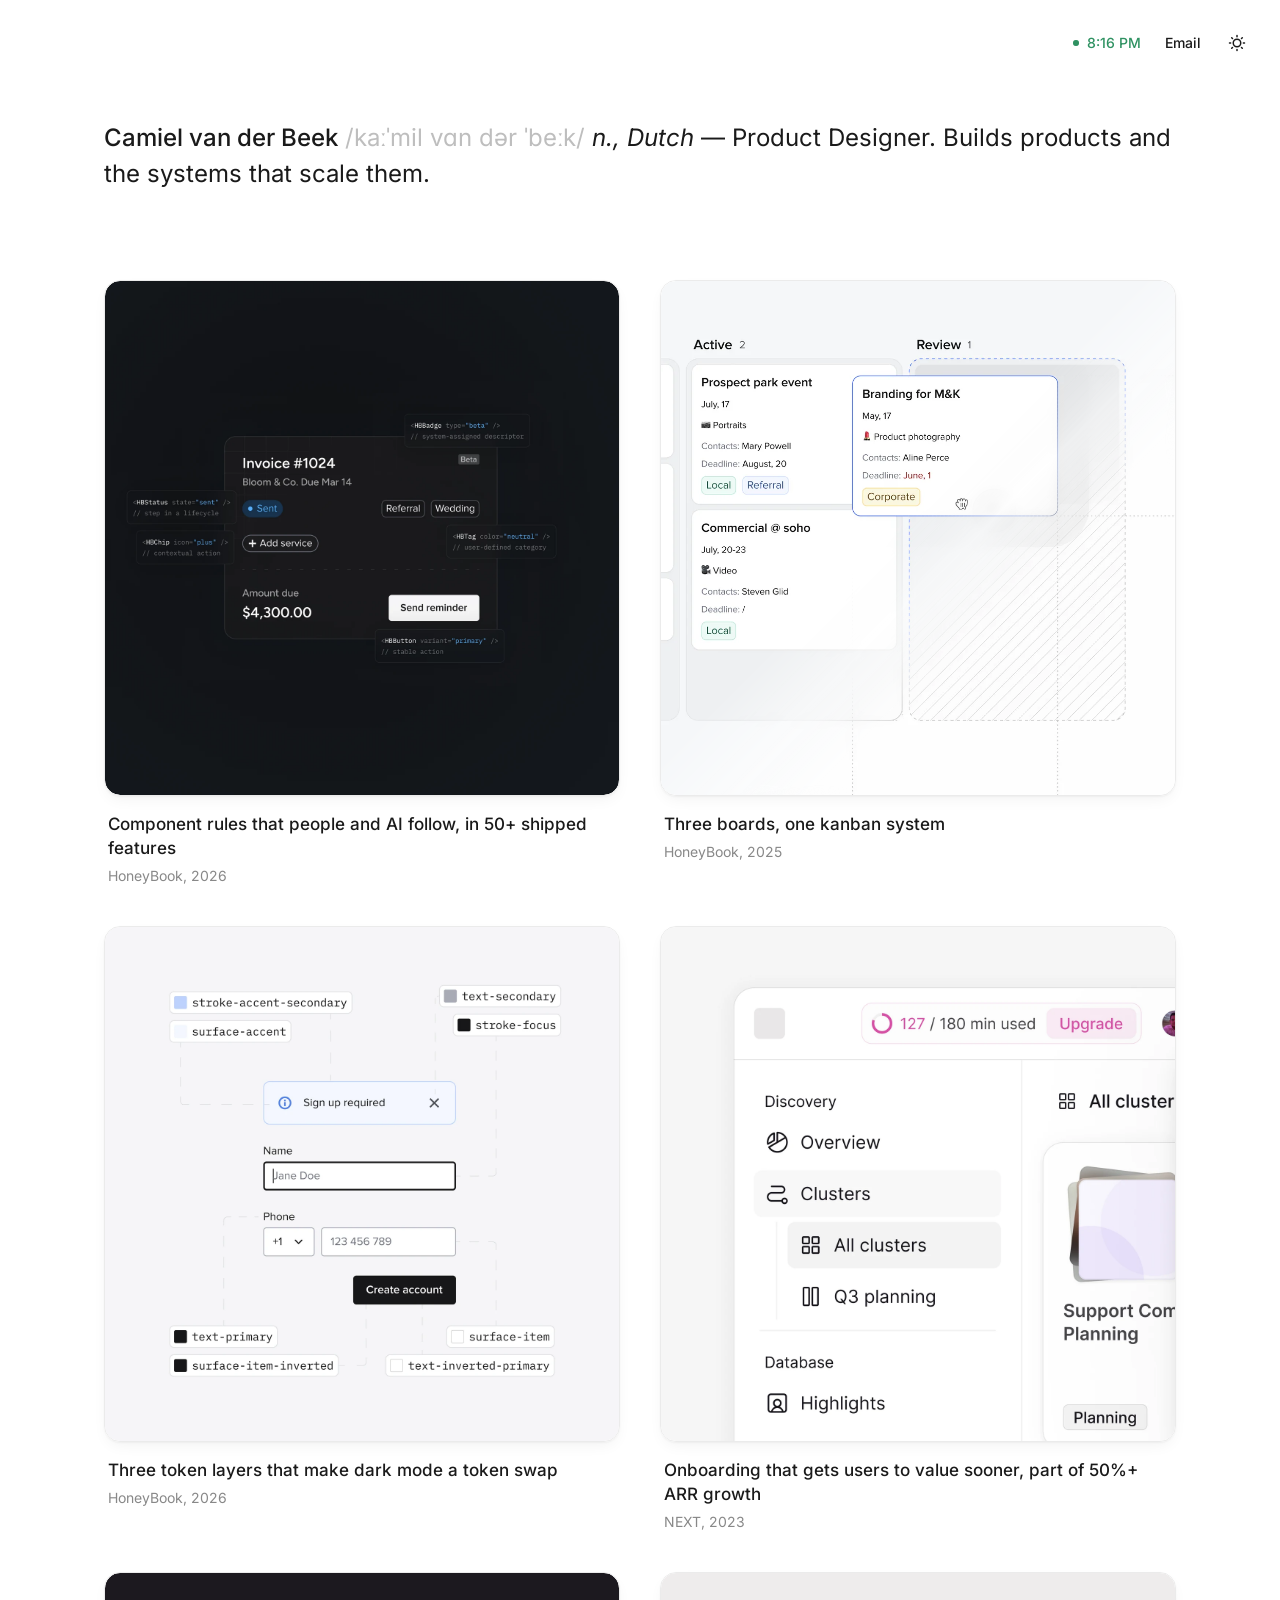
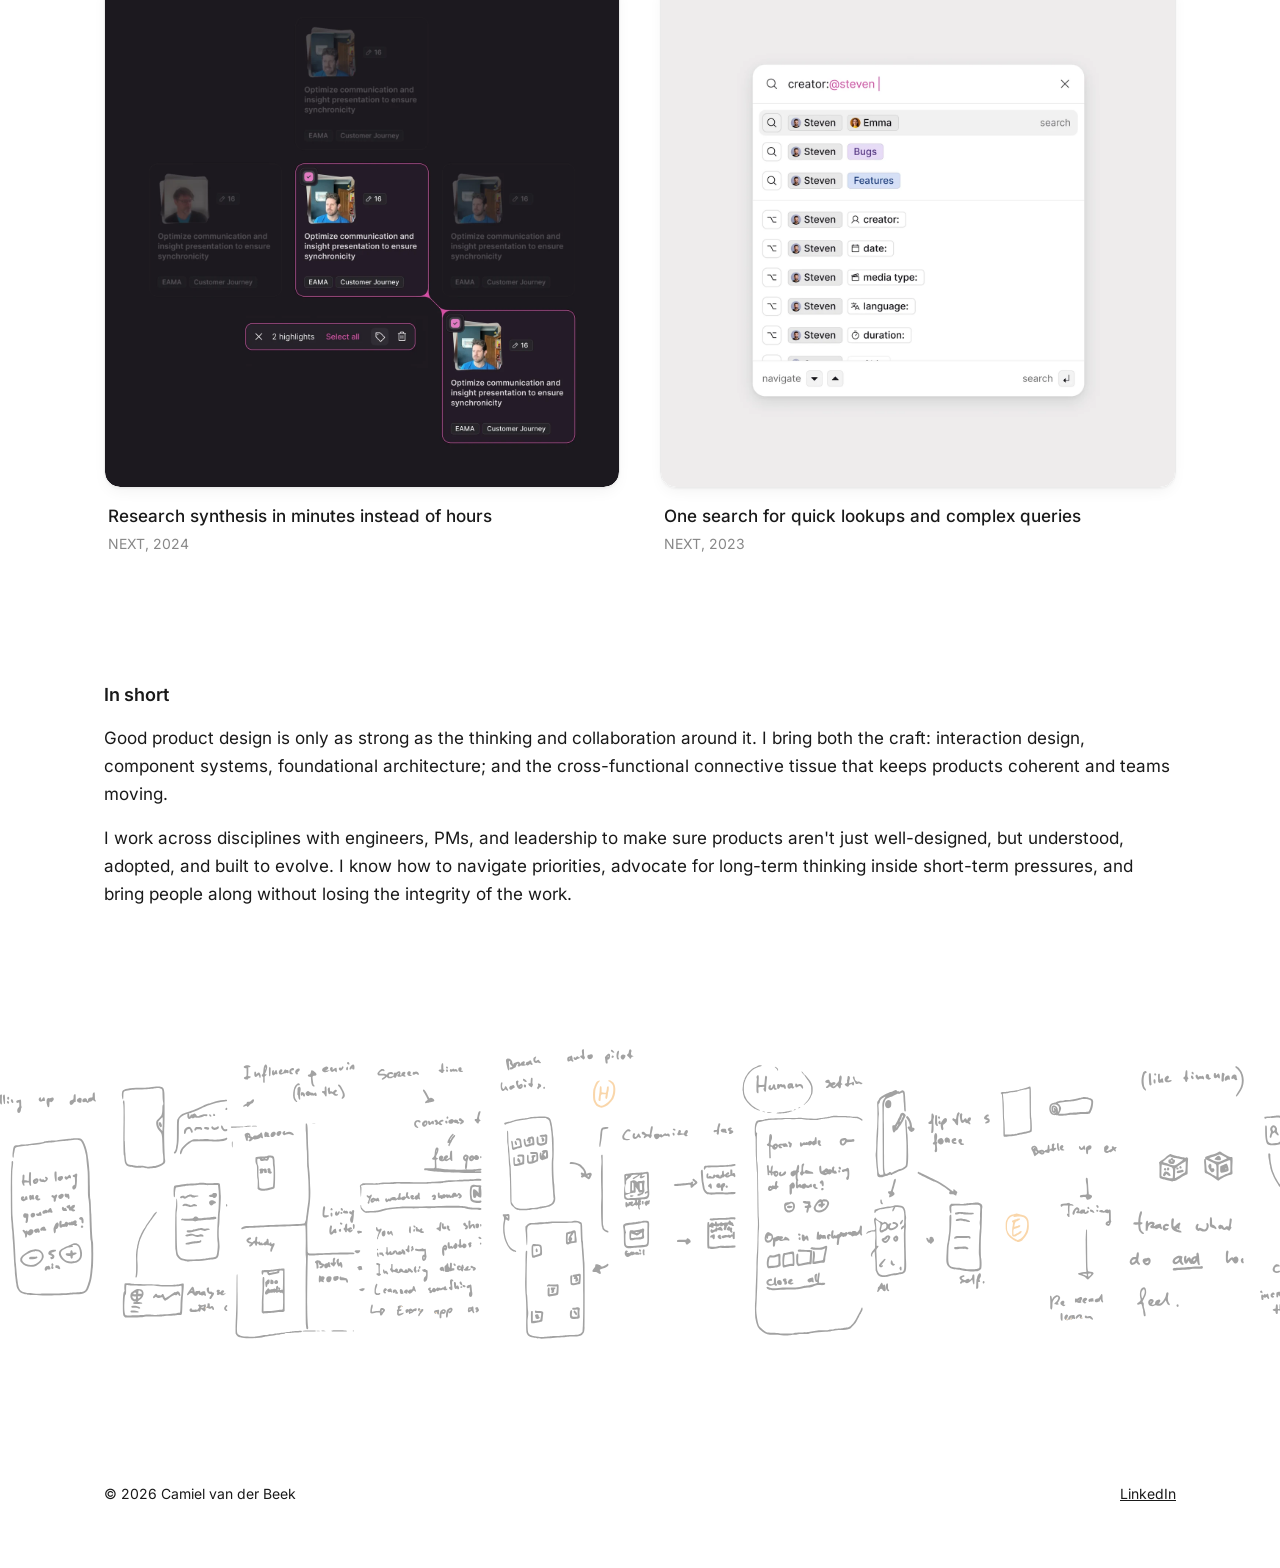
<file: index.html>
<!DOCTYPE html>
<html lang="en">
<head>
<meta charset="utf-8"/>
<title>Camiel van der Beek — Product Designer</title>
<meta content="Senior Product Designer with 7+ years shipping products and the systems that scale them. Interaction design, component systems, cross-functional craft." name="description"/>
<meta content="Camiel van der Beek — Product Designer" property="og:title"/>
<meta content="Senior Product Designer with 7+ years shipping products and the systems that scale them. Interaction design, component systems, cross-functional craft." property="og:description"/>
<meta content="Camiel van der Beek — Product Designer" property="twitter:title"/>
<meta content="Senior Product Designer with 7+ years shipping products and the systems that scale them. Interaction design, component systems, cross-functional craft." property="twitter:description"/>
<meta property="og:type" content="website"/>
<meta content="summary_large_image" name="twitter:card"/>
<meta content="width=device-width, initial-scale=1" name="viewport"/>
<script>
(() => {
  const storageKey = "camiel-theme";
  let theme = null;
  try {
    theme = window.localStorage.getItem(storageKey);
  } catch (error) {}
  if (theme !== "light" && theme !== "dark") {
    theme = window.matchMedia && window.matchMedia("(prefers-color-scheme: dark)").matches ? "dark" : "light";
  }
  document.documentElement.dataset.theme = theme;
})();
</script>
<link href="styles.css" rel="stylesheet" type="text/css"/>
<link href="custom.css" rel="stylesheet" type="text/css"/>
<link rel="icon" href="data:,"/>
</head>
<body class="core">
<nav class="glass-bar" aria-label="Site">
<div class="time">
<div class="dot">
</div>
<div class="local-time" title="Local time in Miami">Miami</div>
</div>
<a href="mailto:camielbeek@gmail.com" class="glass-bar-link">Email</a>
<button type="button" class="theme-toggle" data-theme-toggle aria-label="Theme: auto">
<span class="theme-toggle-icon" aria-hidden="true"></span>
</button>
</nav>
<section class="titlesection">
<h1 class="title">
<span class="title-bold">Camiel van der Beek</span> <span class="title-subtle">/kaːˈmil vɑn dər ˈbeːk/</span> <em>n., <span class="dutch-cursor">Dutch</span></em> — Product Designer. Builds products and the systems that scale them.
</h1>
</section>
<section id="work" class="work">
<div class="media-grid" data-portfolio-grid>
<ul class="work-fallback">
<li><strong>Component rules that people and AI follow, in 50+ shipped features</strong> — HoneyBook, 2026</li>
<li><strong>Three boards, one kanban system</strong> — HoneyBook, 2025</li>
<li><strong>Three token layers that make dark mode a token swap</strong> — HoneyBook, 2026</li>
<li><strong>Onboarding that gets users to value sooner, part of 50%+ ARR growth</strong> — NEXT, 2023</li>
<li><strong>Research synthesis in minutes instead of hours</strong> — NEXT, 2024</li>
<li><strong>One search for quick lookups and complex queries</strong> — NEXT, 2023</li>
</ul>
</div>
</section>
<section class="skills">
<h2 class="section-title">In short</h2>
<p class="skills-text">Good product design is only as strong as the thinking and collaboration around it. I bring both the craft: interaction design, component systems, foundational architecture; and the cross-functional connective tissue that keeps products coherent and teams moving.</p>
<p class="skills-text">I work across disciplines with engineers, PMs, and leadership to make sure products aren't just well-designed, but understood, adopted, and built to evolve. I know how to navigate priorities, advocate for long-term thinking inside short-term pressures, and bring people along without losing the integrity of the work.</p>
</section>
<div class="illustrations">
<div class="sketches" role="img" aria-label="Hand-drawn sketches of app screens and interface ideas"><span class="sketches-layer sketches-ink"></span><span class="sketches-layer sketches-accent"></span></div>
</div>
<section class="footer">
<div class="my-name">© <span data-current-year>2026</span> Camiel van der Beek<br/>
</div>
<a href="https://www.linkedin.com/in/camielvanderbeek/" target="_blank" class="footer-main-link">LinkedIn</a>
</section>
<figure class="modal-container">
<div class="modal modal-p">
<div class="modal-scrolling-container">
<img src="./images/honeybook-clear-roles.webp" alt="An invoice card built from HBUI components (status, tags, chip, badge and button), each annotated with its code and its role, such as “step in a lifecycle”." class="modal-hero" decoding="async" fetchpriority="low"/>
<h1 class="modal-header">Component rules that people and AI follow, in 50+ shipped features</h1>
<div class="modal-meta"><p class="modal-paragraph"><strong>HoneyBook · 2026 · Senior Product Designer, Design Systems</strong></p><p class="modal-paragraph"><strong>Team:</strong> me, another designer and 2 engineers · <strong>Timeline:</strong> 2026, ongoing · <strong>Outcome:</strong> the new way code ships at HoneyBook, with 50+ features built on the right components and counting.</p></div>
<h2 class="modal-subheader">The problem</h2>
<p class="modal-paragraph">Vibe coding changed who builds at HoneyBook. PMs prototype, designers open PRs, and LLMs generate UI. That changes what a design system is for: HBUI now serves people and AI alike, and both need it to be unambiguous.</p>
<p class="modal-paragraph">It wasn't. Across the library, components overlapped in look and purpose, with no written meaning behind them. Tags were the clearest example: they were used for categories, for filters and for statuses, and each of those behaves differently. The same-looking element did three jobs with three interactions. People used components interchangeably, and an LLM had no way to tell them apart, so it guessed, or reached for a public library instead.</p>
<h2 class="modal-subheader">Key decisions</h2>
<img src="./images/honeybook-component-examples.png" loading="lazy" alt="Five HBUI components side by side: a yellow Badge, a red Status with a dot, a removable Tag, a black Button with a plus icon, and a Chip with a dropdown arrow." class="modal-image"/>
<h3 class="modal-decision">1. Define components by meaning, not by look.</h3>
<p class="modal-paragraph">I mapped every overlapping component by purpose, usage and level of interaction, then gave each a distinct role and contract:</p>
<ul class="modal-list">
<li class="modal-paragraph">A <strong>Badge</strong> is a system-assigned descriptor.</li>
<li class="modal-paragraph">A <strong>Status</strong> is a step in a lifecycle.</li>
<li class="modal-paragraph">A <strong>Tag</strong> is a user-defined category.</li>
<li class="modal-paragraph">A <strong>Chip</strong> is a contextual action.</li>
<li class="modal-paragraph">A <strong>Button</strong> is a stable action.</li>
</ul>
<p class="modal-paragraph">Then we aligned the visuals to match, so each one still feels related but now signals its purpose.</p>
<p class="modal-paragraph"><em>Tradeoff:</em> many existing screens had to change to follow the new contracts. Tags became chips, badges or statuses, some badges became tags, and old "pills" became statuses or badges. Status got the most care, because in a CRM it carries the most weight.</p>
<h3 class="modal-decision">2. One source of truth, not two.</h3>
<p class="modal-paragraph">People rely on visuals and AI needs structured text. Writing every guideline twice would double the upkeep and let the two versions drift apart. Instead we restructured the guidelines as data, with one shared format that produces a Storybook page for people and a rules file for agents.</p>
<p class="modal-paragraph"><em>Tradeoff:</em> writing guidelines as structured data is slower than free-form docs. It pays off on every update after.</p>
<h3 class="modal-decision">3. A shared, plain-language vocabulary.</h3>
<p class="modal-paragraph">Rule writing is a human, messy process, even when the output has to be structured. We set ground rules for the writing itself: one vocabulary across components, patterns and guidelines, and images that point at the exact rule they illustrate. That keeps the system readable for anyone, however close they work to it.</p>
<h3 class="modal-decision">4. Accept that patterns don't all fit one shape.</h3>
<p class="modal-paragraph">Components have properties, and patterns have scenarios. They overlap enough to share a common format, but patterns differ heavily from each other. Forcing them into one template would have made the system brittle, so the format flexes where it has to.</p>
<h2 class="modal-subheader">Impact</h2>
<ul class="modal-list">
<li class="modal-paragraph"><strong>50+ features and counting</strong> have shipped on the right components. It's now the way code ships at HoneyBook.</li>
<li class="modal-paragraph"><strong>Every designer opens PRs now</strong>, building on the same rules as engineers and agents.</li>
<li class="modal-paragraph">Every ship includes checks against the rules. They rarely need to step in, because the design is already right.</li>
<li class="modal-paragraph">Fewer fixes are needed, and reviews are easier because the rules are clear.</li>
<li class="modal-paragraph">Generated code builds on HBUI instead of public libraries.</li>
</ul>
<h2 class="modal-subheader">What I learned</h2>
<p class="modal-paragraph">AI is here to stay, and so are systems. The work that made HBUI legible to agents (clear roles, plain language, one source of truth) is the same work that made it clearer for people. Systems are built around people, and human language outlasts any tool.</p>
</div>
<div class="iconbutton">
<svg class="icon-in-button" viewBox="0 0 24 24" fill="none" stroke="currentColor" stroke-width="2" stroke-linecap="round" stroke-linejoin="round" aria-hidden="true"><path d="M18.9991 19L5 5.00098"/><path d="M19 5L5.00092 18.999"/></svg>
</div>
</div>
<div class="modal modal-o">
<div class="modal-scrolling-container">
<img src="./images/honeybook-kanban-ui.webp" alt="A HoneyBook pipeline board with Active and Review columns. A project card, Branding for M&amp;K, is being dragged into the Review column, which is outlined as a drop target." class="modal-hero" decoding="async" fetchpriority="low"/>
<h1 class="modal-header">Three boards, one kanban system</h1>
<div class="modal-meta"><p class="modal-paragraph"><strong>HoneyBook · 2025 · Senior Product Designer</strong></p><p class="modal-paragraph"><strong>Team:</strong> me as the only designer, a PM, 1 engineer on the component and 2 on the product side · <strong>Timeline:</strong> 2025 · <strong>Outcome:</strong> the Pipeline was rebuilt with no custom one-offs, and any new board imports the same component from the library.</p></div>
<h2 class="modal-subheader">The problem</h2>
<p class="modal-paragraph">The Pipeline is home base for HoneyBook members, but it was an outdated table posing as a pipeline. Projects, contacts and tasks all needed a board, and each was owned by a different team with its own timeline and opinions on how a kanban should work.</p>
<p class="modal-paragraph">Without a shared model, every board would be built from scratch, and inconsistently. The challenge was finding enough common ground to build once, without flattening real differences between domains.</p>
<h2 class="modal-subheader">Key decisions</h2>
<h3 class="modal-decision">1. Columns are just a property.</h3>
<p class="modal-paragraph">Every domain was really visualizing a property value: a project's stage, a task's status, a lead's source. So I designed one system instead of three boards. Nearly any property can define the columns, and moving a card changes that value. Visual continuity keeps that clear while things move.</p>
<p class="modal-paragraph"><em>Tradeoff:</em> a generic model needs more upfront design than one bespoke board. It's why any new board can now import it straight from the library.</p>
<h3 class="modal-decision">2. Map card properties by behavior.</h3>
<p class="modal-paragraph">Cards hold both content and interactive parts. I mapped every card property by how it behaves, so interactive elements never clash with content, whichever domain fills the card.</p>
<h3 class="modal-decision">3. Design every interaction state up front.</h3>
<p class="modal-paragraph">Drag, bulk select, sort constraints and columns that can't accept an item were all designed before build, not discovered during QA. Sorting was the hardest. Without a sort, a card can drop anywhere. With a sort on, the card lands in a column and the column places it for you. To keep that smooth and continuous, the drag had to account for the sort, so the card settles where it belongs instead of jumping.</p>
<img src="./images/honeybook-kanban-visual.webp" loading="lazy" alt="Three kanban interaction states, labeled drag column, drag item, and drag item with sort constraint. In the last one, the whole column is outlined because the sort decides where the card lands." class="modal-image"/>
<h3 class="modal-decision">4. Defaults first, customization second.</h3>
<p class="modal-paragraph">Flexibility meant three things: sensible defaults for fast shipping, defined pillars for cross-domain coherence, and room for domain-specific content without breaking the system. Any card can be customized, but the design works best with system presets.</p>
<p class="modal-paragraph"><em>Tradeoff:</em> every team wanted its own actions in a more prominent spot, but that often clashed with behaviors every board shares, like selecting. We worked together on good in-betweens instead of one-off exceptions.</p>
<h2 class="modal-subheader">Impact</h2>
<ul class="modal-list">
<li class="modal-paragraph">The Pipeline was rebuilt on the system and shipped with <strong>no custom one-offs</strong> in the code.</li>
<li class="modal-paragraph">Members responded warmly.</li>
<li class="modal-paragraph">Any new board imports the same component from the library, so contacts, tasks and other domains can follow without new design or code.</li>
</ul>
<h2 class="modal-subheader">What I learned</h2>
<p class="modal-paragraph">The best systems work often starts as product work. Finding the one idea that the domains shared (columns as a property) did more than any amount of visual alignment could have.</p>
</div>
<div class="iconbutton">
<svg class="icon-in-button" viewBox="0 0 24 24" fill="none" stroke="currentColor" stroke-width="2" stroke-linecap="round" stroke-linejoin="round" aria-hidden="true"><path d="M18.9991 19L5 5.00098"/><path d="M19 5L5.00092 18.999"/></svg>
</div>
</div>
<div class="modal modal-q">
<div class="modal-scrolling-container">
<img src="./images/honeybook-tokenization-light.webp" alt="Light mode: a sign-up form with each color labeled by its semantic token, such as text-primary, surface-accent and stroke-focus." class="modal-hero theme-light-only" decoding="async" fetchpriority="low"/><img src="./images/honeybook-tokenization-dark.webp" alt="Dark mode: the same sign-up form and semantic tokens, with dark values swapped in." class="modal-hero theme-dark-only" decoding="async" fetchpriority="low"/>
<h1 class="modal-header">Three token layers that make dark mode a token swap</h1>
<div class="modal-meta"><p class="modal-paragraph"><strong>HoneyBook · 2026 · Senior Product Designer, Design Systems</strong></p><p class="modal-paragraph"><strong>Team:</strong> me, 2 other designers and 2 engineers · <strong>Timeline:</strong> 2026 · <strong>Outcome:</strong> every component now runs on semantic tokens, with accessibility built in and dark mode about to launch as a pure token swap.</p></div>
<h2 class="modal-subheader">The problem</h2>
<p class="modal-paragraph">The foundations under a design system decide how far it can scale. At HoneyBook, they were outdated: some tokens, a lot of raw hex values, and many inconsistencies. Every theme change or contrast fix meant hunting through components, and dark mode would have meant designing much of the product twice.</p>
<p class="modal-paragraph">The question was how to set up tokens that improve scale without making the system harder to understand or adopt.</p>
<h2 class="modal-subheader">Key decisions</h2>
<h3 class="modal-decision">1. Three layers, with strict rules about who uses what.</h3>
<ul class="modal-list">
<li class="modal-paragraph"><strong>Primitives</strong> hold raw values.</li>
<li class="modal-paragraph"><strong>Semantic tokens</strong> name those values by purpose, such as secondary text or an accent surface.</li>
<li class="modal-paragraph"><strong>Components</strong> only ever use semantic tokens. Never primitives, never raw values.</li>
</ul>
<p class="modal-paragraph"><em>Tradeoff:</em> the strict rule adds a step when someone needs a new color. That step is the point: it forces a conversation about purpose before a new value enters the system.</p>
<h3 class="modal-decision">2. Name tokens by purpose, not appearance.</h3>
<p class="modal-paragraph"><code>text-primary</code>, <code>surface-accent</code>, <code>stroke-focus</code> say what a color is for, not what it looks like. That's what makes theming possible: the purpose stays the same in dark mode, and only the value changes. Every name follows one pattern: category (text, surface, stroke), then role or attribute (primary, accent, item), then state (hover, focus).</p>
<h3 class="modal-decision">3. Put accessibility in the foundation.</h3>
<p class="modal-paragraph">Contrast is checked at the token level, not patched per component. Every text and surface pairing is checked, so every component built on them inherits accessible color.</p>
<h3 class="modal-decision">4. Map before migrating.</h3>
<p class="modal-paragraph">I started by mapping the layers beneath the UI: where consistency matters most, where change is most likely, and where values were already drifting. Grays were the clearest case: about 20 different grays came down to a handful of semantic values.</p>
<h2 class="modal-subheader">Impact</h2>
<ul class="modal-list">
<li class="modal-paragraph"><strong>Every component is rewired to semantic tokens.</strong> Dark mode is now a token swap, same components with different values, and it's about to launch.</li>
<li class="modal-paragraph"><strong>About 20 grays</strong> now map to a handful of semantic values.</li>
<li class="modal-paragraph"><strong>Every color pairing is contrast-checked</strong> at the foundation.</li>
<li class="modal-paragraph">The same structure lets the system scale to new themes and to AI-generated code, because there's one place to change a decision.</li>
</ul>
<h2 class="modal-subheader">What I learned</h2>
<p class="modal-paragraph">Foundations work is invisible, but it shapes everything that comes after. A strong token structure makes design decisions easier to change, scale and keep aligned across teams.</p>
</div>
<div class="iconbutton">
<svg class="icon-in-button" viewBox="0 0 24 24" fill="none" stroke="currentColor" stroke-width="2" stroke-linecap="round" stroke-linejoin="round" aria-hidden="true"><path d="M18.9991 19L5 5.00098"/><path d="M19 5L5.00092 18.999"/></svg>
</div>
</div>
<div class="modal modal-a">
<div class="modal-scrolling-container">
<img src="./images/next-value-gap.webp" alt="The NEXT app with its side navigation grouped into Discovery (Overview, Clusters) and Database (Highlights), and a usage meter reading 127 of 180 minutes used next to an Upgrade button." class="modal-hero" decoding="async" fetchpriority="low"/>
<h1 class="modal-header">Onboarding that gets users to value sooner, part of 50%+ ARR growth</h1>
<div class="modal-meta"><p class="modal-paragraph"><strong>NEXT · 2023 · Founding Product Designer</strong></p><p class="modal-paragraph"><strong>Team:</strong> me, the CEO, 2 engineers and a customer success manager · <strong>Timeline:</strong> a few months in 2023 · <strong>Outcome:</strong> more new users uploaded their own data early, and the upgrade prompt became a steady source of sales conversations.</p></div>
<h2 class="modal-subheader">The problem</h2>
<p class="modal-paragraph">NEXT helps product teams turn customer research into what to build next. New users signed up, but many never reached the moment where the product proved its value: seeing insights from their own research. Without that moment, upgrading rarely made sense to them.</p>
<p class="modal-paragraph">At the same time, NEXT shipped features every week, so the structure kept growing and the product got harder to navigate for someone new.</p>
<h2 class="modal-subheader">Key decisions</h2>
<p class="modal-paragraph">I tested three ideas in fast iterations:</p>
<h3 class="modal-decision">1. Show the process the way teams work.</h3>
<p class="modal-paragraph">A vertical view of the research process (collect, highlight, cluster) mirrors how teams actually work. It became the side navigation, with results brought forward for impact-driven PMs. The vertical menu also made room for tailored data views, which turned out to be invaluable for customers.</p>
<p class="modal-paragraph"><em>Tradeoff:</em> moving the navigation touched every part of the product, at a company releasing weekly. As a small team, we shipped it all at once and kept iterating.</p>
<h3 class="modal-decision">2. Always invite users to add their own data.</h3>
<p class="modal-paragraph">Seeing the product is one thing. Seeing your own research in it is what proves the value. Every new user got a clear starting point that invited them to upload their own research.</p>
<h3 class="modal-decision">3. Put the upgrade where the value is.</h3>
<p class="modal-paragraph">A visible usage meter (for example, 127 of 180 minutes used) sits next to an Upgrade button, right where users see the value. The incentive shows up at the moment it makes sense.</p>
<h2 class="modal-subheader">Impact</h2>
<ul class="modal-list">
<li class="modal-paragraph">Significantly more new users uploaded their own data early on.</li>
<li class="modal-paragraph">The upgrade prompt became a steady source of sales conversations.</li>
<li class="modal-paragraph">It was part of <strong>50%+ ARR growth</strong> in the month after release.</li>
<li class="modal-paragraph">Customers said it was simply easier to set up, and that it matched how they think.</li>
</ul>
<h2 class="modal-subheader">What I learned</h2>
<p class="modal-paragraph">This design grew out of small concepts made over a long time. When a vision is clear, ideas can come from anywhere, and the work is capturing them and bringing them together at the right moment.</p>
</div>
<div class="iconbutton">
<svg class="icon-in-button" viewBox="0 0 24 24" fill="none" stroke="currentColor" stroke-width="2" stroke-linecap="round" stroke-linejoin="round" aria-hidden="true"><path d="M18.9991 19L5 5.00098"/><path d="M19 5L5.00092 18.999"/></svg>
</div>
</div>
<div class="modal modal-e">
<div class="modal-scrolling-container">
<img src="./images/next-research-patterns.webp" alt="Customer interview highlight cards with video thumbnails. Two are selected and linked into a cluster, with an action bar reading “2 highlights” and options to select all, tag or delete." class="modal-hero" decoding="async" fetchpriority="low"/>
<h1 class="modal-header">Research synthesis in minutes instead of hours</h1>
<p class="modal-paragraph">NEXT turns large research datasets into patterns teams can act on: collect data, highlight what matters, and cluster it into insights. My goal was to let people focus on what their data says, not on organizing it.</p>
<p class="modal-paragraph">Actions appear only when they&#x27;re useful: selecting highlights reveals grouping actions right where people expect them. A live cluster preview lets people add insights without memorizing every pattern, and faces and images make text-heavy research easier to scan. Insights connect to business metrics in interactive charts, built around how customers already report.</p>
<p class="modal-paragraph">Pattern finding became something people discover naturally, and teams could prioritize their biggest opportunities first.</p>
</div>
<div class="iconbutton">
<svg class="icon-in-button" viewBox="0 0 24 24" fill="none" stroke="currentColor" stroke-width="2" stroke-linecap="round" stroke-linejoin="round" aria-hidden="true"><path d="M18.9991 19L5 5.00098"/><path d="M19 5L5.00092 18.999"/></svg>
</div>
</div>
<div class="modal modal-c">
<div class="modal-scrolling-container">
<img src="./images/next-dataset-search.webp" alt="NEXT’s search with the query creator:@steven, suggesting combined filters such as Steven and Emma or Steven and Bugs, plus more filters like date, media type, language and duration." class="modal-hero" decoding="async" fetchpriority="low"/>
<h1 class="modal-header">One search for quick lookups and complex queries</h1>
<p class="modal-paragraph">Research bases hold huge amounts of data with countless properties. Search is a simple idea but a difficult reality: it had to handle complex queries while staying approachable.</p>
<p class="modal-paragraph">I studied familiar patterns like Spotlight and ⌘K menus, then defined NEXT&#x27;s own use cases with engineering. The search supports syntax for power users, like &quot;creator:&quot; and &quot;date:&quot;, while chips show categories and values visually, so nobody has to learn the syntax.</p>
<p class="modal-paragraph">One search now handles both quick lookups and complex queries. Nearly every decision had a real technical cost, so each one is backed by a clear UX rationale.</p>
</div>
<div class="iconbutton">
<svg class="icon-in-button" viewBox="0 0 24 24" fill="none" stroke="currentColor" stroke-width="2" stroke-linecap="round" stroke-linejoin="round" aria-hidden="true"><path d="M18.9991 19L5 5.00098"/><path d="M19 5L5.00092 18.999"/></svg>
</div>
</div>
<div class="overlay"></div>
</figure>
<script src="./scripts/work-data.js" defer></script>
<script src="./scripts/render-work.js" defer></script>
<script src="./scripts/kanban-drag.js" defer></script>
<script src="./scripts/nyc-time.js" defer></script>
<script src="./scripts/current-year.js" defer></script>
<script src="./scripts/modal.js" defer></script>
<script src="./scripts/theme-toggle.js" defer></script>
<script src="./scripts/glass-bar.js" defer></script>
<script src="./scripts/dutch-cursor.js" defer></script>
<script src="./scripts/tokenization-visual.js" defer></script>
</body>
</html>
</file>
<file: styles.css>
html {
  -webkit-text-size-adjust: 100%;
  -ms-text-size-adjust: 100%;
  font-family: sans-serif;
}

body {
  margin: 0;
}

 details, figure, footer, header, main, menu, nav, section {
  display: block;
}

[hidden] {
  display: none;
}

a {
  background-color: #0000;
}

a:active, a:hover {
  outline: 0;
}

b, strong {
  font-weight: bold;
}

h1 {
  margin: .67em 0;
  font-size: 2em;
}

small {
  font-size: 80%;
}

img {
  border: 0;
}

svg:not(:root) {
  overflow: hidden;
}

code {
  font-family: monospace;
  font-size: 1em;
}

button, input, select, textarea {
  color: inherit;
  font: inherit;
  margin: 0;
}

button {
  overflow: visible;
}

button, select {
  text-transform: none;
}

button, html input[type="button"], input[type="reset"] {
  -webkit-appearance: button;
  cursor: pointer;
}

button[disabled], html input[disabled] {
  cursor: default;
}

button::-moz-focus-inner, input::-moz-focus-inner {
  border: 0;
  padding: 0;
}

input {
  line-height: normal;
}

input[type="search"] {
  -webkit-appearance: none;
}

input[type="search"]::-webkit-search-cancel-button, input[type="search"]::-webkit-search-decoration {
  -webkit-appearance: none;
}

textarea {
  overflow: auto;
}

* {
  box-sizing: border-box;
}

html {
  height: 100%;
}

body {
  color: #333;
  background-color: #fff;
  min-height: 100%;
  margin: 0;
  font-family: Arial, sans-serif;
  font-size: 14px;
  line-height: 20px;
}

img {
  vertical-align: middle;
  max-width: 100%;
  display: inline-block;
}

h1, h2 {
  margin-bottom: 10px;
  font-weight: bold;
}

h1 {
  margin-top: 20px;
  font-size: 38px;
  line-height: 44px;
}

h2 {
  margin-top: 20px;
  font-size: 32px;
  line-height: 36px;
}

p {
  margin-top: 0;
  margin-bottom: 10px;
}

figure {
  margin: 0 0 10px;
}

ul {
  margin-top: 0;
  margin-bottom: 10px;
  padding-left: 40px;
}

button, [type="button"], [type="reset"] {
  cursor: pointer;
  -webkit-appearance: button;
  border: 0;
}

:root {
  --white: white;
  --content-primary: #1a1a1a;
  --border: #f9f9f9;
  --jasmine-40: #e0d0f9;
  --jasmine-10: #f3f0f8;
  --content-tertiary: #bebebe;
  --sunglow: #f8d447;
  --eucalyptus: #2f9262;
  --jasmine: #9250ff;
  --content-secondary: #888;
  --wedding-sea-mist: #c9d5d1;
  --wedding-forest-green: #002318;
  --wedding-pale-copper: #db956a;
  --wedding-sage-green: #7b9382;
  --wedding-champagne: #f3ede2;
  --sunglow-40: #fceaa3;
  --sunglow-10: #fff8e1;
  --eucalyptus-40: #a3cfb7;
  --eucalyptus-10: #f1f8f0;
}

body {
  background-color: var(--white);
  color: var(--content-primary);
  font-family: system-ui, -apple-system, BlinkMacSystemFont, Segoe UI, Roboto, Oxygen, Ubuntu, Cantarell, Fira Sans, Droid Sans, Helvetica Neue, sans-serif;
  font-size: 14px;
  line-height: 20px;
  overflow: hidden;
}

.footer {
  grid-column-gap: 16px;
  grid-row-gap: 16px;
  background-color: #fff;
  flex-flow: row;
  justify-content: space-between;
  align-items: center;
  padding: 64px;
  display: flex;
}

.footer-links {
  grid-column-gap: 32px;
  grid-row-gap: 32px;
  flex-flow: row;
  flex: 1;
  justify-content: flex-end;
  align-items: flex-start;
  display: flex;
}

.footer-links.hidden {
  display: none;
}

.menu {
  z-index: 5;
  border: 1px solid var(--border);
  -webkit-backdrop-filter: blur(16px);
  backdrop-filter: blur(16px);
  background-color: #fffc;
  border-radius: 16px;
  flex-direction: row;
  justify-content: space-between;
  align-items: center;
  height: 78px;
  margin-top: 16px;
  margin-left: 16px;
  margin-right: 16px;
  padding: 14px 16px 14px 8px;
  font-family: system-ui, -apple-system, BlinkMacSystemFont, Segoe UI, Roboto, Oxygen, Ubuntu, Cantarell, Fira Sans, Droid Sans, Helvetica Neue, sans-serif;
  display: flex;
  position: fixed;
  inset: 0% 0 auto;
}

.menu.links {
  grid-column-gap: 40px;
  -webkit-backdrop-filter: none;
  backdrop-filter: none;
  background-color: #0000;
  justify-content: center;
  height: auto;
  position: static;
}

.menu.hidden {
  display: none;
}

.text {
  color: #5f596d;
  letter-spacing: -.02em;
  text-transform: uppercase;
  margin-top: 0;
  margin-bottom: 0;
  font-size: 10px;
  font-weight: 500;
  line-height: 12px;
}

.body {
  background-color: var(--white);
  color: var(--content-primary);
  width: 100%;
  margin-bottom: 0;
  font-family: system-ui, -apple-system, BlinkMacSystemFont, Segoe UI, Roboto, Oxygen, Ubuntu, Cantarell, Fira Sans, Droid Sans, Helvetica Neue, sans-serif;
  line-height: 24px;
  overflow: hidden;
}

.body.small {
  color: var(--content-tertiary);
  font-size: 12px;
  line-height: 16px;
}

.image {
  object-fit: cover;
  object-position: 50% 0%;
  flex: 1;
  max-width: 100%;
  height: 400px;
}

.button {
  grid-column-gap: 6px;
  background-color: var(--border);
  color: var(--content-primary);
  cursor: pointer;
  border: .5px solid #1a1a1a33;
  border-radius: 8px;
  justify-content: center;
  align-items: center;
  padding: 8px 16px;
  font-weight: 500;
  line-height: 20px;
  text-decoration: none;
  transition: all .1s, background-color .1s, padding .1s;
  display: flex;
  box-shadow: inset 0 -1px 0 1px #1a1a1a1a, 0 0 0 1px #1a1a1a0d;
}

.button:hover {
  background-image: linear-gradient(#1a1a1a0d, #1a1a1a0d);
}

.button:active {
  box-shadow: inset 0 0 0 1px #1a1a1a1a, 0 0 0 1px #1a1a1a0d;
}

.button.secondary {
  color: #5f596c;
  background-color: #0000;
  border-color: #5f596c;
  flex-wrap: nowrap;
  min-width: 120px;
  height: 40px;
  transition: padding .2s;
}

.button.secondary:hover {
  background-color: #f2f0f8;
  padding-bottom: 10px;
}

.button.secondary:focus-visible {
  outline-offset: 0px;
  outline: 3px solid #4d00ff66;
}

.button.small {
  z-index: 4;
  height: 32px;
  padding: 8px 12px;
  position: static;
}

.button.small:hover {
  padding-bottom: 10px;
}

.button.toggle {
  border: 1px solid var(--border);
  background-color: var(--white);
  color: var(--content-primary);
  width: 40px;
  padding-left: 12px;
  padding-right: 12px;
  display: none;
}

.button.toggle:hover {
  background-color: var(--border);
  padding-bottom: 12px;
}

.container {
  grid-row-gap: 24px;
  flex-direction: column;
  order: 1;
  justify-content: center;
  align-items: center;
  max-width: 1200px;
  height: 100%;
  margin-top: auto;
  margin-bottom: auto;
  display: flex;
  position: static;
}

 .textarea {
  margin-bottom: 8px;
}

.section {
  background-color: #0000;
  padding: 80px 64px;
}

.section.footer {
  background-color: var(--sunglow);
  border-style: none;
  display: block;
}

.link {
  color: var(--content-primary);
  border-bottom: 0 #000;
  text-decoration: none;
  transition: transform .2s;
}

.link:hover {
  border-bottom: 1px solid var(--content-primary);
  margin-bottom: -1px;
}

.link.hidden {
  display: none;
}

.grid {
  grid-column-gap: 16px;
  grid-row-gap: 16px;
  border-bottom: 1px solid #d6d6d6;
  grid-template-rows: auto;
  grid-template-columns: 1fr .25fr;
  grid-auto-columns: 1fr;
  margin-top: 10px;
  margin-bottom: 10px;
  padding-bottom: 5px;
  display: grid;
}

.columns {
  max-width: 1200px;
  margin-left: auto;
  margin-right: auto;
  display: block;
}

.tag {
  text-transform: uppercase;
  font-size: 10px;
  font-weight: 500;
  line-height: 12px;
}

.gif {
  border-radius: 8px;
  width: 100%;
  height: 100%;
}

.base {
  font-family: system-ui, -apple-system, BlinkMacSystemFont, Segoe UI, Roboto, Oxygen, Ubuntu, Cantarell, Fira Sans, Droid Sans, Helvetica Neue, sans-serif;
}

.icon {
  justify-content: center;
  align-self: center;
  align-items: center;
  width: 24px;
  height: 24px;
  display: flex;
}

.icon.small {
  width: 16px;
  height: 16px;
}

.div {
  grid-row-gap: 24px;
  flex-direction: column;
  align-items: flex-start;
  max-width: 360px;
  display: flex;
}

.overlay {
  -webkit-backdrop-filter: blur(1.5px);
  backdrop-filter: blur(1.5px);
  background-color: #1a1a1a0d;
  display: flex;
  position: absolute;
  inset: 0%;
}

.core {
  padding-top: 100px;
  font-family: Inter, sans-serif;
  font-size: 16px;
  line-height: 175%;
  overflow: visible;
}

.person {
  grid-column-gap: 12px;
  grid-row-gap: 12px;
  object-fit: fill;
  align-items: center;
  display: flex;
}

.name {
  color: var(--content-primary);
  font-size: 14px;
  font-weight: 500;
  line-height: 130%;
}

.role {
  opacity: .4;
  font-size: 13px;
  font-weight: 500;
  line-height: 130%;
}

.role.hidden {
  display: none;
}

.dot {
  background-color: var(--eucalyptus);
  outline-offset: 0px;
  border-radius: 6px;
  outline: 3px solid #2f926233;
  width: 6px;
  height: 6px;
}

.local-time {
  color: var(--eucalyptus);
  font-size: 15px;
  font-weight: 500;
}

.time {
  grid-column-gap: 8px;
  grid-row-gap: 8px;
  justify-content: flex-end;
  align-items: center;
  display: flex;
}

.title {
  flex: 1;
  margin-top: 0;
  margin-bottom: 0;
  font-size: 32px;
  font-weight: 400;
  line-height: 175%;
}

.title-bold {
  font-weight: 600;
}

.title-subtle {
  color: var(--content-tertiary);
  font-weight: 400;
}

.titlesection {
  grid-column-gap: 16px;
  grid-row-gap: 16px;
  flex-flow: column;
  justify-content: flex-start;
  align-items: flex-start;
  padding: 64px;
  display: flex;
}

.divider {
  background-color: var(--content-primary);
  opacity: .12;
  flex: 1;
  height: .5px;
}

.work {
  grid-column-gap: 40px;
  grid-row-gap: 40px;
  flex-flow: column;
  justify-content: space-between;
  align-items: center;
  padding: 60px;
  display: flex;
}

.media-grid {
  grid-column-gap: 40px;
  grid-row-gap: 40px;
  flex-flow: wrap;
  grid-template-rows: auto auto;
  grid-template-columns: minmax(360px, 720px) minmax(360px, 720px);
  grid-auto-columns: 1fr;
  place-items: center;
  max-width: 100%;
  margin-left: 0;
  margin-right: 0;
  padding: 4px;
  display: grid;
}

.section-title {
  letter-spacing: -.2px;
  margin-top: 0;
  margin-bottom: 0;
  font-weight: 600;
  line-height: 150%;
}

.skills {
  grid-column-gap: 40px;
  grid-row-gap: 40px;
  flex-flow: column;
  justify-content: flex-start;
  align-items: flex-start;
  padding: 64px;
  display: flex;
}

.skills-text {
  color: var(--content-primary);
  margin-bottom: 0;
}

.my-name {
  line-height: 130%;
}

.footer-main-link {
  color: var(--content-primary);
  text-align: right;
  line-height: 130%;
}

.footer-main-link:hover {
  opacity: .7;
}

.footer-main-link.secondary {
  opacity: .7;
  text-decoration: none;
}

.illustrations {
  margin-top: 64px;
  margin-bottom: 64px;
  display: flex;
  overflow: hidden;
}

.illustrations-image {
  opacity: .4;
  object-fit: cover;
  width: 100%;
  min-height: 320px;
}

.modal-container {
  z-index: 10;
  grid-column-gap: 40px;
  grid-row-gap: 40px;
  background-color: #0000001a;
  flex-flow: column;
  justify-content: center;
  align-items: center;
  width: 100%;
  height: 100%;
  margin-bottom: 0;
  display: flex;
  position: fixed;
  inset: 0%;
}

.modal-container.hidden {
  display: none;
}

.modal {
  z-index: 2;
  background-color: #fff;
  border: 1px solid #0003;
  border-radius: 30px;
  flex-flow: column;
  flex: 1;
  justify-content: flex-start;
  align-items: flex-start;
  width: 90vw;
  max-width: 960px;
  max-height: 90vh;
  margin: auto;
  padding: 0;
  display: flex;
  position: fixed;
  overflow: hidden;
  box-shadow: 0 6px 40px #0003;
}

.modal.modal-a {
  justify-content: flex-start;
  align-items: flex-start;
  display: none;
}

 .modal.modal-c, .modal.modal-d, .modal.modal-e, .modal.modal-o, .modal.modal-l, .modal.modal-i {
  display: none;
}

.iconbutton {
  -webkit-backdrop-filter: blur(3px);
  backdrop-filter: blur(3px);
  cursor: pointer;
  background-color: #1a1a1a1a;
  border: 1px solid #0000001a;
  border-radius: 50%;
  justify-content: center;
  align-items: center;
  padding: 16px;
  transition: all .1s;
  display: flex;
  position: absolute;
  inset: 32px 32px auto auto;
}

.iconbutton:hover {
  background-color: #1a1a1a26;
}

.iconbutton:active {
  -webkit-backdrop-filter: blur(3px);
  backdrop-filter: blur(3px);
  transform: scale(.9);
  box-shadow: inset 0 0 0 1px #0000001a;
}

.item {
  aspect-ratio: 1;
  perspective: 1000px;
  cursor: pointer;
  object-fit: contain;
  width: 100%;
  min-height: 360px;
}

.item-wrapper {
  perspective: 1000px;
  border: 6px solid #fff;
  border-radius: 16px;
  justify-content: center;
  align-items: center;
  width: 100%;
  height: 100%;
  display: flex;
  position: relative;
  overflow: hidden;
  transform: rotate(0);
  box-shadow: 0 1px 6px 1px #0000001a;
}

.item-front {
  background-position: 0 0;
  background-size: contain;
  border-radius: 10px;
  position: absolute;
  inset: 0%;
}

.item-front.search {
  background-image: url("./images/next-dataset-search.webp");
}








.item-front.tokenization-prep {
  background-image: url("./images/honeybook-tokenization-prep.webp");
}

.item-title-container {
  border-radius: 10px;
  justify-content: flex-start;
  align-items: flex-start;
  padding: 12px 16px;
  display: flex;
  position: absolute;
  inset: 0% 0% auto;
  overflow: hidden;
}

.item-title {
  color: var(--white);
  font-size: 14px;
  line-height: 150%;
}

.item-bottom-container {
  border-radius: 10px;
  justify-content: space-between;
  align-items: flex-end;
  padding: 12px 16px;
  display: flex;
  position: absolute;
  inset: auto 0% 0%;
  overflow: hidden;
}

.item-client, .item-year {
  color: #fff9;
  font-size: 14px;
  line-height: 150%;
}

.modal-header {
  margin-top: 0;
  margin-bottom: 16px;
  font-size: 40px;
  font-weight: 600;
  line-height: 150%;
}

.modal-subheader {
  margin-top: 24px;
  margin-bottom: 16px;
  font-size: 28px;
  font-weight: 600;
  line-height: 150%;
}

.modal-paragraph {
  margin-bottom: 16px;
  font-size: 18px;
}

.modal-image {
  border-radius: 20px;
  margin-top: 16px;
  margin-bottom: 16px;
}

.modal-scrolling-container {
  flex-flow: column;
  justify-content: flex-start;
  align-items: flex-start;
  padding: 80px;
  display: flex;
  overflow: auto;
}

.image-13 {
  object-fit: cover;
  border-radius: 16px;
  margin-top: 8px;
}

@media screen and (min-width: 1440px) {
  .footer, .titlesection, .work {
    max-width: 1440px;
    margin-left: auto;
    margin-right: auto;
  }

  .media-grid {
    grid-column-gap: 40px;
    grid-row-gap: 40px;
    grid-template-rows: auto auto;
    grid-template-columns: minmax(360px, 720px) minmax(360px, 720px) 1fr;
    grid-auto-columns: 1fr;
    justify-content: center;
    align-items: flex-start;
    display: flex;
  }

   .skills {
    max-width: 1440px;
    margin-left: auto;
    margin-right: auto;
  }

  .item {
    flex: 1;
    min-width: 360px;
  }
}

@media screen and (max-width: 991px) {
  .footer {
    padding: 24px;
  }

  .footer-links {
    align-items: center;
  }

  .menu {
    opacity: 1;
    -webkit-backdrop-filter: blur(10px);
    backdrop-filter: blur(10px);
    background-color: #ffffffe6;
    justify-content: space-between;
    align-items: center;
    width: auto;
    max-width: none;
    margin-top: 16px;
    padding: 8px 16px 8px 8px;
    inset: 0% 0% auto;
  }

  .menu.links {
    align-items: center;
    width: auto;
  }

  .container {
    max-width: none;
  }

  .section {
    padding-left: 32px;
    padding-right: 32px;
  }

  .media-grid {
    flex-flow: column;
    width: 100%;
    display: flex;
  }
}

@media screen and (max-width: 767px) {
  .footer {
    justify-content: space-between;
    align-items: center;
    padding-left: 32px;
    padding-right: 32px;
  }

  .footer-links {
    display: none;
  }

  .menu {
    grid-column-gap: 16px;
    height: auto;
    margin-top: 12px;
    margin-left: 12px;
    margin-right: 12px;
    padding-right: 16px;
  }

  .menu.links {
    grid-column-gap: 16px;
    display: none;
  }

  .image {
    max-width: 320px;
    height: 240px;
  }

  .button.toggle {
    display: flex;
  }

  .section {
    min-width: 100vw;
    margin-bottom: 0;
    padding-left: 16px;
    padding-right: 16px;
  }

  .gif {
    border-radius: 8px;
  }

  .core {
    padding-top: 84px;
  }

  .title {
    font-size: 24px;
  }

  .titlesection {
    padding: 64px 32px;
  }

  .work {
    grid-column-gap: 48px;
    grid-row-gap: 48px;
    padding: 60px 28px;
  }

  .media-grid {
    grid-column-gap: 32px;
    grid-row-gap: 32px;
    grid-template-columns: minmax(360px, 720px);
  }

  .section-title {
    font-size: 24px;
  }

  .skills {
    grid-column-gap: 32px;
    grid-row-gap: 32px;
    padding: 64px 32px;
  }

  .illustrations-image {
    min-height: 240px;
  }

  .modal-container {
    justify-content: flex-end;
    align-items: center;
  }

  .modal {
    border-radius: 16px 16px 0 0;
    width: 100vw;
  }

  .iconbutton {
    padding: 12px;
    top: 20px;
    right: 20px;
  }

  .modal-header {
    margin-bottom: 24px;
    font-size: 28px;
    line-height: 135%;
  }

  .modal-subheader {
    margin-bottom: 8px;
    font-size: 20px;
    line-height: 125%;
  }

  .modal-paragraph {
    margin-bottom: 8px;
    font-size: 16px;
    line-height: 151%;
  }

  .modal-scrolling-container {
    padding: 64px 40px 40px;
  }
}

@media screen and (max-width: 479px) {
  .footer {
    padding-left: 16px;
    padding-right: 16px;
  }

  .footer-links {
    align-items: flex-start;
    height: auto;
  }

  .menu {
    grid-column-gap: 12px;
  }

  .body {
    max-width: 100%;
    overflow: hidden;
  }

  .section {
    padding-left: 16px;
    padding-right: 16px;
  }

  .overlay {
    position: absolute;
    inset: 0%;
  }

  .core {
    padding-top: 72px;
  }

  .time {
    display: none;
  }

  .title {
    color: var(--content-primary);
    font-size: 18px;
  }

  .titlesection {
    padding: 24px 16px;
  }

  .work {
    justify-content: flex-start;
    padding: 24px 12px;
  }

  .media-grid {
    grid-column-gap: 16px;
    grid-row-gap: 16px;
    flex-flow: column;
    width: 100%;
  }

   .skills {
    padding: 64px 16px;
  }

  .iconbutton {
    padding: 8px;
    top: 16px;
    right: 16px;
  }

  .item {
    min-height: auto;
  }

  .modal-scrolling-container {
    padding: 64px 24px 24px;
  }
}
</file>
<file: custom.css>
/* Inter, self-hosted (variable, OFL — see fonts/Inter-OFL.txt) and preloaded in
   index.html. font-display: block prevents the fallback-font flash on load;
   the page fades in with the appear-blur anyway. */
@font-face {
  font-family: Inter;
  font-style: normal;
  font-weight: 100 900;
  font-display: block;
  src: url("fonts/inter-latin-wght-normal.woff2") format("woff2-variations"), url("fonts/inter-latin-wght-normal.woff2") format("woff2");
  unicode-range: U+0000-00FF, U+0131, U+0152-0153, U+02BB-02BC, U+02C6, U+02DA, U+02DC, U+0304, U+0308, U+0329, U+2000-206F, U+20AC, U+2122, U+2191, U+2193, U+2212, U+2215, U+FEFF, U+FFFD;
}

@font-face {
  font-family: Inter;
  font-style: normal;
  font-weight: 100 900;
  font-display: block;
  src: url("fonts/inter-latin-ext-wght-normal.woff2") format("woff2-variations"), url("fonts/inter-latin-ext-wght-normal.woff2") format("woff2");
  unicode-range: U+0100-02BA, U+02BD-02C5, U+02C7-02CC, U+02CE-02D7, U+02DD-02FF, U+0304, U+0308, U+0329, U+1D00-1DBF, U+1E00-1E9F, U+1EF2-1EFF, U+2020, U+20A0-20AB, U+20AD-20C0, U+2113, U+2C60-2C7F, U+A720-A7FF;
}

@font-face {
  font-family: Inter;
  font-style: italic;
  font-weight: 100 900;
  font-display: block;
  src: url("fonts/inter-latin-wght-italic.woff2") format("woff2-variations"), url("fonts/inter-latin-wght-italic.woff2") format("woff2");
  unicode-range: U+0000-00FF, U+0131, U+0152-0153, U+02BB-02BC, U+02C6, U+02DA, U+02DC, U+0304, U+0308, U+0329, U+2000-206F, U+20AC, U+2122, U+2191, U+2193, U+2212, U+2215, U+FEFF, U+FFFD;
}

:root {
  --theme-transition-duration: 120ms;
  --theme-transition-ease: ease;
  --site-time-green: #2f9262;
  --site-bg: var(--white);
  --site-surface: rgba(255, 255, 255, 0.95);
  --site-surface-strong: #ffffff;
  --site-border-soft: rgba(26, 26, 26, 0.15);
  --site-border-strong: rgba(26, 26, 26, 0.22);
  --site-shadow-soft: rgba(26, 26, 26, 0.08);
  --site-shadow-strong: rgba(26, 26, 26, 0.14);
  --site-overlay: rgba(0, 0, 0, 0.18);
  --site-button-bg: var(--border);
  --site-button-bg-hover: rgba(26, 26, 26, 0.06);
  --site-button-shadow: inset 0 -1px 0 1px rgba(26, 26, 26, 0.1), 0 0 0 1px rgba(26, 26, 26, 0.05);
  --site-button-shadow-active: inset 0 0 0 1px rgba(26, 26, 26, 0.12), 0 0 0 1px rgba(26, 26, 26, 0.05);
  color-scheme: light;
}

html[data-theme="dark"] {
  --white: #000000;
  --content-primary: #f5f7fa;
  --content-secondary: #a5adb8;
  --content-tertiary: #6f7782;
  --site-time-green: #58c98e;
  --border: #14161a;
  --site-bg: #000000;
  --site-surface: rgba(0, 0, 0, 0.82);
  --site-surface-strong: #0d0f13;
  --site-border-soft: rgba(255, 255, 255, 0.1);
  --site-border-strong: rgba(255, 255, 255, 0.16);
  --site-shadow-soft: rgba(0, 0, 0, 0.44);
  --site-shadow-strong: rgba(0, 0, 0, 0.7);
  --site-overlay: rgba(0, 0, 0, 0.7);
  --site-button-bg: #14161a;
  --site-button-bg-hover: rgba(255, 255, 255, 0.06);
  --site-button-shadow: inset 0 -1px 0 1px rgba(255, 255, 255, 0.06), 0 0 0 1px rgba(255, 255, 255, 0.04);
  --site-button-shadow-active: inset 0 0 0 1px rgba(255, 255, 255, 0.08), 0 0 0 1px rgba(255, 255, 255, 0.04);
  color-scheme: dark;
}

.w-webflow-badge {
  display: none !important;
  visibility: hidden !important;
  opacity: 0 !important;
  pointer-events: none !important;
}

html,
body {
  background-color: var(--site-bg);
}

body {
  color: var(--content-primary);
  transition:
    background-color var(--theme-transition-duration) var(--theme-transition-ease),
    color var(--theme-transition-duration) var(--theme-transition-ease);
}

/* Theme switch: everything changes at once (see theme-toggle.js). Element
   transitions are off during the swap; the page cross-fades as one snapshot. */
html.is-theme-switching *,
html.is-theme-switching *::before,
html.is-theme-switching *::after {
  transition: none !important;
}

::view-transition-old(root),
::view-transition-new(root) {
  animation-duration: 120ms;
  animation-timing-function: ease;
}

.core,
.titlesection,
.divider-container,
.work,
.testimonials,
.skills,
.illustrations,
.footer,
.contact,
.time,
.person,
.person-details {
  transition:
    background-color var(--theme-transition-duration) var(--theme-transition-ease),
    border-color var(--theme-transition-duration) var(--theme-transition-ease),
    color var(--theme-transition-duration) var(--theme-transition-ease),
    opacity var(--theme-transition-duration) var(--theme-transition-ease);
}

.topmenu,
.avatar-container,
.button,
.theme-toggle,
.theme-toggle-icon svg,
.divider,
.modal,
.modal-scrolling-container,
.iconbutton,
.item-wrapper,
.illustrations-image,
.tokenization-static-image,
.name,
.role,
.section-title,
.testimonial-text,
.skills-text,
.my-name,
.footer-main-link,
.local-time,
.title,
.title-subtle {
  transition-duration: var(--theme-transition-duration);
  transition-timing-function: var(--theme-transition-ease);
}

.name,
.name.in-menu,
.role,
.section-title,
.testimonial-text,
.skills-text,
.my-name,
.footer-main-link,
.local-time,
.title,
.title-subtle,
.menulink,
.modal-header,
.modal-subheader,
.modal-paragraph {
  transition: none;
}

html[data-theme="dark"] body,
html[data-theme="dark"] .core,
html[data-theme="dark"] .testimonials,
html[data-theme="dark"] .skills,
html[data-theme="dark"] .work,
html[data-theme="dark"] .footer {
  background-color: #000;
  color: var(--content-primary);
}

html[data-theme="dark"] .topmenu,
html[data-theme="dark"] .titlesection,
html[data-theme="dark"] .divider-container,
html[data-theme="dark"] .work,
html[data-theme="dark"] .testimonials,
html[data-theme="dark"] .skills,
html[data-theme="dark"] .illustrations,
html[data-theme="dark"] .footer,
html[data-theme="dark"] .person,
html[data-theme="dark"] .person-details,
html[data-theme="dark"] .contact,
html[data-theme="dark"] .time {
  color: var(--content-primary);
}

.topmenu {
  background-color: var(--site-surface);
  border-bottom-color: var(--site-border-soft);
  transition:
    background-color var(--theme-transition-duration) var(--theme-transition-ease),
    border-color var(--theme-transition-duration) var(--theme-transition-ease),
    color var(--theme-transition-duration) var(--theme-transition-ease);
}

.avatar-container {
  background-color: var(--site-surface-strong);
  border-color: var(--site-border-strong);
  box-shadow: 0 0 0 1px var(--site-shadow-soft);
  transition-property: background-color, border-color, box-shadow;
}

.button {
  background-color: var(--site-button-bg);
  border-color: var(--site-border-soft);
  box-shadow: var(--site-button-shadow);
  transition-property: background-color, border-color, box-shadow, color, opacity;
}

.button:hover {
  background-image: linear-gradient(var(--site-button-bg-hover), var(--site-button-bg-hover));
}

.button:active {
  box-shadow: var(--site-button-shadow-active);
}

.theme-toggle {
  appearance: none;
  background-color: transparent;
  border: 0;
  color: var(--content-primary);
  cursor: pointer;
  display: inline-flex;
  align-items: center;
  justify-content: center;
  flex: 0 0 auto;
  width: 40px;
  height: 40px;
  margin-left: 0;
  padding: 0;
  box-shadow: none;
  position: relative;
  border-radius: 8px;
  transition-property: background-color, color;
}

.theme-toggle-icon {
  display: inline-flex;
  width: 18px;
  height: 18px;
  line-height: 1;
}

.theme-toggle-icon svg {
  width: 18px;
  height: 18px;
  display: block;
  stroke: currentColor;
  fill: none;
  stroke-width: 2;
  stroke-linecap: round;
  stroke-linejoin: round;
  transition: none;
}

.theme-toggle:hover {
  background-color: color-mix(in srgb, var(--content-primary) 8%, transparent);
}

.theme-toggle:focus-visible {
  outline: none;
  background-color: color-mix(in srgb, var(--content-primary) 8%, transparent);
}

.divider {
  background-color: var(--content-primary);
  transition-property: background-color, opacity;
}

.modal-container {
  background-color: var(--site-overlay) !important;
}

.modal {
  background-color: var(--site-surface-strong);
  border-color: var(--site-border-soft);
  box-shadow: 0 14px 48px var(--site-shadow-strong);
  transition-property: background-color, border-color, box-shadow, color, opacity, transform;
}

.modal-scrolling-container {
  background-color: var(--site-surface-strong);
  transition-property: background-color, color;
}

.iconbutton {
  background-color: color-mix(in srgb, var(--site-surface-strong) 82%, transparent);
  border-color: var(--site-border-soft);
  color: var(--content-primary);
  transition-property: background-color, border-color, color, opacity;
}

.iconbutton:hover {
  background-color: color-mix(in srgb, var(--site-surface-strong) 88%, transparent);
}

/* Close icon: Hugeicons "Cancel01" (Stroke Rounded, MIT), inline so it follows
   the text colour in both themes. */
.icon-in-button {
  display: block;
  width: 20px;
  height: 20px;
  color: var(--content-primary);
}

.item-wrapper {
  border-color: var(--site-surface-strong);
  box-shadow: 0 1px 6px 1px var(--site-shadow-soft);
  transition-property: border-color, box-shadow, background-color, opacity, transform;
}

.media-grid .item:focus-visible .item-wrapper {
  box-shadow: 0 0 0 3px color-mix(in srgb, var(--content-primary) 16%, transparent), 0 1px 6px 1px var(--site-shadow-soft);
}

.media-grid .item:hover .item-wrapper,
.media-grid .item:focus-visible .item-wrapper {
  box-shadow: 0 22px 44px var(--site-shadow-strong);
}

.illustrations-image {
  transition-property: opacity, filter;
}

html[data-theme="dark"] .illustrations-image {
  opacity: 0.92;
}

html[data-theme="dark"] .name,
html[data-theme="dark"] .footer-main-link,
html[data-theme="dark"] .section-title,
html[data-theme="dark"] .modal-header,
html[data-theme="dark"] .modal-subheader,
html[data-theme="dark"] .modal-paragraph,
html[data-theme="dark"] .my-name,
html[data-theme="dark"] .title,
html[data-theme="dark"] .skills-text,
html[data-theme="dark"] .testimonial-text,
html[data-theme="dark"] .role,
html[data-theme="dark"] .menulink {
  color: inherit;
}

html[data-theme="dark"] .skills-text,
html[data-theme="dark"] .role,
html[data-theme="dark"] .title-subtle {
  color: var(--content-tertiary);
}

html[data-theme="dark"] .testimonial .role {
  color: var(--content-secondary);
  opacity: 0.85;
}

html[data-theme="dark"] .divider {
  background-color: #fff;
  opacity: 0.14;
}

html[data-theme="dark"] .topmenu {
  background-color: rgba(0, 0, 0, 0.78);
  border-bottom-color: rgba(255, 255, 255, 0.09);
}

html[data-theme="dark"] .button {
  color: var(--content-primary);
  background-color: #14161a;
  border-color: rgba(255, 255, 255, 0.12);
  box-shadow: inset 0 -1px 0 1px rgba(255, 255, 255, 0.05), 0 0 0 1px rgba(255, 255, 255, 0.03);
}

html[data-theme="dark"] .button:hover {
  background-image: linear-gradient(rgba(255, 255, 255, 0.05), rgba(255, 255, 255, 0.05));
}

html[data-theme="dark"] .avatar-container {
  background-color: #0f1115;
  border-color: rgba(255, 255, 255, 0.12);
  box-shadow: 0 0 0 1px rgba(255, 255, 255, 0.04);
}

html[data-theme="dark"] .item-wrapper {
  border-color: #101216;
  box-shadow: 0 10px 24px rgba(0, 0, 0, 0.38), 0 0 0 1px rgba(255, 255, 255, 0.03);
}

html[data-theme="dark"] .item-title,
html[data-theme="dark"] .item-client,
html[data-theme="dark"] .item-year {
  color: #fff;
}

html[data-theme="dark"] .media-grid .item:hover .item-wrapper,
html[data-theme="dark"] .media-grid .item:focus-visible .item-wrapper {
  box-shadow: 0 24px 52px rgba(0, 0, 0, 0.58), 0 0 0 1px rgba(255, 255, 255, 0.04);
}

html[data-theme="dark"] .modal {
  background-color: #0d0f13;
  border-color: rgba(255, 255, 255, 0.12);
}

html[data-theme="dark"] .iconbutton {
  background-color: rgba(255, 255, 255, 0.08);
  border-color: rgba(255, 255, 255, 0.1);
}

html[data-theme="dark"] .iconbutton:hover {
  background-color: rgba(255, 255, 255, 0.12);
}

.item-front.tokenization-prep {
  background-image: none;
  overflow: hidden;
}


.item-front.value-gap {
  background-image: url("./images/next-value-gap.webp");
  background-position: center;
  background-repeat: no-repeat;
  background-size: cover;
}

.item-front.search {
  background-position: center;
  background-repeat: no-repeat;
  background-size: cover;
}

.item-front.cluster-creation {
  background-image: url("./images/next-research-patterns.webp");
  background-position: center;
  background-repeat: no-repeat;
  background-size: cover;
}

.item-front.component-roles {
  background-image: url("./images/honeybook-clear-roles.webp");
  background-position: center;
  background-repeat: no-repeat;
  background-size: cover;
}

.item-front.kanban {
  --kanban-divider-top: 60%;
  --kanban-divider-bottom: -40%;
  background-color: var(--site-surface-strong);
  background-image: none;
  overflow: hidden;
}

/* Touch / smaller screens: no draggable split. Show only the UI layer. */
@media (pointer: coarse), (max-width: 991px) {
  .item-front.kanban .kanban-card-layer--abstract,
  .item-front.kanban .kanban-divider-svg,
  .item-front.kanban .kanban-card-blend {
    display: none !important;
  }

  .item-front.kanban .kanban-card-visual {
    border-radius: 10px;
    overflow: hidden;
  }

  .item-front.kanban .kanban-card-layer--ui {
    clip-path: none !important;
    -webkit-mask-image: none !important;
    mask-image: none !important;
  }
}

.kanban-card-visual {
  position: absolute;
  inset: 0;
  border-radius: 10px;
  overflow: hidden;
}

.kanban-card-layer {
  position: absolute;
  inset: 0;
  width: 100%;
  height: 100%;
  object-fit: cover;
  object-position: center;
  transition:
    clip-path 500ms cubic-bezier(0.22, 1, 0.36, 1),
    transform 500ms cubic-bezier(0.22, 1, 0.36, 1);
}

.kanban-card-layer--ui {
  clip-path: polygon(0 0, var(--kanban-divider-top) 0, var(--kanban-divider-bottom) 100%, 0 100%);
  z-index: 2;
}

.kanban-card-layer--abstract {
  z-index: 1;
}

.kanban-divider-svg {
  position: absolute;
  inset: 0;
  width: 100%;
  height: 100%;
  overflow: visible;
  pointer-events: none;
  z-index: 5;
}

.kanban-divider-line {
  stroke: color-mix(in srgb, var(--content-primary) 10%, transparent);
  stroke-width: 1;
  transition: stroke 200ms ease, stroke-width 200ms ease;
}

.item[data-divider-near] .kanban-divider-line,
.item[data-kanban-dragging="true"] .kanban-divider-line {
  stroke: color-mix(in srgb, var(--content-primary) 38%, transparent);
  stroke-width: 2;
}

.kanban-card-layer--abstract {
  /* no clip-path — skeleton shows fully; UI layer clips over the top */
  z-index: 1;
}

.kanban-card-visual::after {
  content: none;
}

/* The Kanban card always uses its light artwork (both layers), in both themes. */
.kanban-card-layer--abstract-dark {
  display: none;
}

.tokenization-card-visual,
.tokenization-modal-visual {
  position: relative;
  width: 100%;
  overflow: hidden;
}

.tokenization-card-visual {
  height: 100%;
  border-radius: 10px;
}

.tokenization-modal-visual {
  aspect-ratio: 1 / 1;
  border-radius: 20px;
  background-color: var(--site-surface-strong);
}

.tokenization-static-image {
  width: 100%;
  height: 100%;
  display: block;
  object-fit: contain;
  object-position: center;
  transition: none;
}

.modal-list {
  margin: 0;
  padding-left: 1.25em;
  display: flex;
  flex-direction: column;
  gap: 4px;
}

.modal-list .modal-paragraph {
  margin: 0;
}

body.modal-open {
  overflow: hidden !important;
}

html.modal-open {
  overflow: hidden !important;
}

/* Appear-blur: the hero line and every card resolve from a soft blur on page load
   (Apple-style "materialize"). Cards follow the hero in a quick stagger.
   Nothing depends on scrolling. */
@keyframes appear-blur {
  from {
    opacity: 0;
    filter: blur(16px);
    transform: translateY(8px) scale(0.97);
  }
}

.title {
}

.media-grid .item {
  outline: none;
}

@media (prefers-reduced-motion: reduce) {
  .title,
  .media-grid .item {
    animation: none;
  }
}

.local-time {
  white-space: nowrap;
}

@media screen and (min-width: 1440px) {
  .media-grid {
    justify-content: flex-start;
  }

  .media-grid .item {
    flex: 0 0 calc(50% - 20px);
    max-width: calc(50% - 20px);
  }
}

.media-grid .item:focus-visible .item-wrapper {
  outline: 2px solid color-mix(in srgb, var(--content-primary) 28%, transparent);
  outline-offset: 4px;
  box-shadow: 0 1px 6px 1px #0000001a;
}

.media-grid .item {
  perspective: none;
}

/* Hover: slight scale plus a subtle pointer-following tilt (card-hover.js).
   Only the wrapper is transformed, with perspective() inside its own transform.
   Children stay flat with no translateZ / will-change layers, because Safari
   drops rounded clipping and blend modes for children rendered in 3D. */
.item-wrapper {
  perspective: none;
  transform: perspective(900px) rotateX(var(--card-rotate-x, 0deg)) rotateY(var(--card-rotate-y, 0deg)) scale(var(--card-scale, 1));
  transition: transform 320ms cubic-bezier(0.16, 0.84, 0.24, 1), box-shadow 320ms cubic-bezier(0.16, 0.84, 0.24, 1);
}

.item-front {
  border-radius: 10px;
  overflow: hidden;
  clip-path: inset(0 round 10px);
}

/* Contrast labels: blend the containers, not the text. Safari won't blend text that
   has its own 3D/composited layer, which rendered every label the same color. */
.item-title-container,
.item-bottom-container {
  mix-blend-mode: difference;
}

.item-title,
.item-client,
.item-year {
  opacity: 0;
  transition: transform 340ms cubic-bezier(0.19, 1, 0.22, 1), opacity 240ms cubic-bezier(0.19, 1, 0.22, 1);
}

.item-title {
  transform: translateY(calc(-100% - 16px));
}

.item-client,
.item-year {
  transform: translateY(calc(100% + 16px));
}

.media-grid .item:hover .item-wrapper,
.media-grid .item:focus-visible .item-wrapper {
  --card-scale: 1.02;
  box-shadow: 0 22px 44px rgba(0, 0, 0, 0.14);
}

.media-grid .item:hover .item-title,
.media-grid .item:focus-visible .item-title {
  opacity: 1;
  transform: translateY(0);
}

.media-grid .item:hover .item-client,
.media-grid .item:hover .item-year,
.media-grid .item:focus-visible .item-client,
.media-grid .item:focus-visible .item-year {
  opacity: 1;
  transform: translateY(0);
}

.dot {
  position: relative;
  background-color: var(--site-time-green);
  border-radius: 999px;
  outline: none !important;
  width: 6px;
  height: 6px;
  flex: 0 0 auto;
  transition:
    background-color var(--theme-transition-duration) var(--theme-transition-ease),
    opacity var(--theme-transition-duration) var(--theme-transition-ease);
}

.dot::after {
  content: "";
  position: absolute;
  inset: 50%;
  width: 6px;
  height: 6px;
  margin-left: -3px;
  margin-top: -3px;
  border-radius: 999px;
  background-color: color-mix(in srgb, var(--site-time-green) 40%, transparent);
  transform: scale(1);
  transform-origin: center;
  animation: status-pulse 4s ease-in-out infinite;
  transition: background-color var(--theme-transition-duration) var(--theme-transition-ease);
}

.time {
  margin-right: 4px;
}

@keyframes status-pulse {
  0% {
    transform: scale(1);
    opacity: 0.45;
  }

  50% {
    transform: scale(2.6);
    opacity: 0.16;
  }

  100% {
    transform: scale(1);
    opacity: 0.45;
  }
}

/* Project panel opens on its own (not from the card): a soft blur-in from
   slightly smaller, matching the page's appear-blur. Closing is quick. */
.modal {
  opacity: 0;
}

.modal[hidden] {
  display: none !important;
}

.modal:not([hidden]) {
  display: flex !important;
}

.modal.is-visible {
  opacity: 1;
  transform: none;
  filter: none;
}

.modal.is-closing {
  opacity: 0;
}

@media (prefers-reduced-motion: reduce) {
  .modal,
  .modal.is-closing {
    transform: none;
    filter: none;
  }
}

.modal-container {
  visibility: hidden;
  pointer-events: none;
  background: transparent !important;
  opacity: 0;
}

.modal-container.is-active {
  visibility: visible;
  pointer-events: auto;
  opacity: 1;
}

.overlay {
  position: absolute;
  inset: 0;
  opacity: 0;
}

.modal-container.is-active .overlay {
  opacity: 1;
  pointer-events: auto;
}

.overlay.is-visible {
  opacity: 1;
}

.iconbutton:focus-visible {
  outline: 3px solid rgba(0, 0, 0, 0.18);
  outline-offset: 3px;
}
.dutch-cursor {
  cursor: url("data:image/svg+xml,%3Csvg xmlns='http://www.w3.org/2000/svg' width='32' height='32' viewBox='0 0 32 32'%3E%3Ctext x='16' y='22' font-size='20' text-anchor='middle'%3E%F0%9F%9A%B2%3C/text%3E%3C/svg%3E") 16 16, auto;
}

html[data-theme="dark"] .name,
html[data-theme="dark"] .name.in-menu,
html[data-theme="dark"] .button,
html[data-theme="dark"] .section-title,
html[data-theme="dark"] .testimonial-text,
html[data-theme="dark"] .skills-text,
html[data-theme="dark"] .my-name,
html[data-theme="dark"] .footer-main-link {
  color: var(--content-primary);
}

.local-time {
  color: var(--site-time-green);
}

html[data-theme="dark"] .local-time {
  color: var(--site-time-green);
}

/* ------------------------------------------------------------------
   Floating glass bar (replaces the full-width top menu)
   Liquid-Glass-ish: translucent fill, strong backdrop blur + saturation,
   a bright inner rim on top and a soft shadow underneath.
   ------------------------------------------------------------------ */
.glass-bar {
  position: fixed;
  top: 20px;
  right: 20px;
  z-index: 5;
  display: flex;
  align-items: center;
  gap: 4px;
  padding: 4px 4px 4px 16px;
  border-radius: 999px;
  /* At the top of the page the bar has no container: it sits on the page like
     plain text. Once you scroll, it picks up the glass (see .is-scrolled). */
  background-color: transparent;
  border: 1px solid transparent;
  box-shadow: none;
  -webkit-backdrop-filter: blur(0px);
  backdrop-filter: blur(0px);
}

/* Scrolled: same surface as the project panel's close button (.iconbutton). */
.glass-bar.is-scrolled {
  background-color: color-mix(in srgb, var(--site-surface-strong) 82%, transparent);
  -webkit-backdrop-filter: blur(3px);
  backdrop-filter: blur(3px);
  border-color: var(--site-border-soft);
  box-shadow: none;
}

/* Dark: same tone as the close button over black, but nearly opaque so light
   cards scrolling underneath don't bleed through the text. */
html[data-theme="dark"] .glass-bar.is-scrolled {
  background-color: rgba(24, 24, 27, 0.9);
  -webkit-backdrop-filter: blur(16px);
  backdrop-filter: blur(16px);
  border-color: rgba(255, 255, 255, 0.1);
}

.glass-bar .time {
  display: flex;
  margin-right: 6px;
}

.glass-bar .local-time {
  font-size: 14px;
}

.glass-bar-link {
  display: inline-flex;
  align-items: center;
  height: 36px;
  padding: 0 14px;
  border-radius: 999px;
  color: var(--content-primary);
  font-size: 14px;
  font-weight: 500;
  text-decoration: none;
  transition: background-color 160ms ease;
}

.glass-bar-link,
.glass-bar .theme-toggle {
  position: relative;
  z-index: 1;
}

.glass-bar-link:hover,
.glass-bar-link:focus-visible,
.glass-bar .theme-toggle:hover,
.glass-bar .theme-toggle:focus-visible {
  background-color: transparent;
  outline: none;
}

/* Shared hover highlight: one pill that slides and resizes between the
   Contact link and the theme toggle (glass-bar.js positions it). */
.glass-bar-hover {
  position: absolute;
  top: 4px;
  left: 0;
  width: 0;
  height: 36px;
  border-radius: 999px;
  background-color: color-mix(in srgb, var(--content-primary) 8%, transparent);
  opacity: 0;
  pointer-events: none;
  /* left + width (not a transform via a CSS variable): Safari doesn't animate
     transforms driven by a changed custom property, so the pill jumped and
     overshot. Both edges now travel together in every browser. */
  transition:
    left 200ms ease-out,
    width 200ms ease-out,
    opacity 160ms ease-out;
}

.glass-bar-hover.is-active {
  opacity: 1;
}

.glass-bar-hover.no-slide {
  transition: opacity 180ms ease;
}

.glass-bar .theme-toggle {
  width: 36px;
  height: 36px;
  border-radius: 999px;
}

/* The full-width fixed menu used to push everything down 100px. */
body {
  padding-top: 0 !important;
}

.titlesection {
  padding-top: 120px;
  padding-bottom: 24px;
}

@media screen and (max-width: 767px) {
  .glass-bar {
    top: 12px;
    right: 12px;
  }

  .titlesection {
    padding-top: 80px;
    padding-bottom: 8px;
  }
}

@media (prefers-reduced-motion: reduce) {
  .glass-bar {
    animation: none;
  }
}

/* Keep the pronunciation together when the H1 wraps. */
.title .title-subtle {
  white-space: nowrap;
}

/* ------------------------------------------------------------------
   Type scale — one system for the whole site (Inter)
     Display 24/34  ·  Title 18/26  ·  Body 17/28  ·  Small 14/20
   Phone (<480px): Display 20/28 · Title 16/24 · Body 15/24 · Small 14/20
   ------------------------------------------------------------------ */
:root {
  --type-display: 24px;
  --type-display-lh: 34px;
  --type-title: 18px;
  --type-title-lh: 26px;
  --type-body: 17px;
  --type-body-lh: 28px;
  --type-small: 14px;
  --type-small-lh: 20px;
}

@media screen and (max-width: 479px) {
  :root {
    --type-display: 20px;
    --type-display-lh: 28px;
    --type-title: 16px;
    --type-title-lh: 24px;
    --type-body: 15px;
    --type-body-lh: 24px;
  }
}

/* Display */
.title,
.modal-header {
  font-size: var(--type-display);
  line-height: var(--type-display-lh);
}

/* Title */
.skills .section-title,
.modal-subheader {
  font-size: var(--type-title);
  line-height: var(--type-title-lh);
  letter-spacing: -0.2px;
}

/* Body */
.skills-text,
.modal-paragraph,
.modal-list .modal-paragraph {
  font-size: var(--type-body);
  line-height: var(--type-body-lh);
}

/* Small */
.item-title,
.item-client,
.item-year,
.glass-bar .local-time,
.glass-bar-link,
.footer,
.footer .my-name,
.footer-main-link {
  font-size: var(--type-small);
  line-height: var(--type-small-lh);
}

/* Spacing that goes with the scale */
.skills {
  grid-row-gap: 16px;
}

.modal {
  max-width: 840px;
}

.modal-scrolling-container {
  padding: 64px;
}

.modal-header {
  margin-bottom: 16px;
}

.modal-subheader {
  margin-top: 32px;
  margin-bottom: 8px;
}

.modal-paragraph {
  margin-bottom: 12px;
}

@media screen and (max-width: 767px) {
  .modal-scrolling-container {
    padding: 56px 32px 32px;
  }

  .modal-subheader {
    margin-top: 24px;
  }
}

@media screen and (max-width: 479px) {
  .modal-scrolling-container {
    padding: 56px 20px 24px;
  }
}

/* ------------------------------------------------------------------
   Kanban card: the UI and abstract layers blend through a soft diagonal
   gradient at rest. On hover the blend tightens to a crisp split and the
   draggable divider line appears.
   ------------------------------------------------------------------ */
@property --kanban-feather {
  syntax: "<percentage>";
  inherits: true;
  initial-value: 9%;
}

.item-front.kanban {
  --kanban-feather: 9%;
  transition: --kanban-feather 420ms ease;
}



.media-grid .item:hover .item-front.kanban,
.media-grid .item[data-kanban-dragging="true"] .item-front.kanban {
  --kanban-feather: 0%;
}

.item-front.kanban .kanban-card-layer--ui {
  clip-path: none;
  -webkit-mask-image: linear-gradient(
    135deg,
    #000 calc(var(--kanban-mask, 80.5%) - var(--kanban-feather)),
    transparent calc(var(--kanban-mask, 80.5%) + var(--kanban-feather))
  );
  mask-image: linear-gradient(
    135deg,
    #000 calc(var(--kanban-mask, 80.5%) - var(--kanban-feather)),
    transparent calc(var(--kanban-mask, 80.5%) + var(--kanban-feather))
  );
}

.kanban-divider-line {
  opacity: 0;
  transition: opacity 240ms ease, stroke 200ms ease, stroke-width 200ms ease;
}

.media-grid .item:hover .kanban-divider-line,
.media-grid .item[data-kanban-dragging="true"] .kanban-divider-line {
  opacity: 1;
}

/* Seam veil: sits between the x-ray (abstract) layer and the UI layer, so it
   only softens the x-ray where the two meet; the UI on top stays sharp.
   Its width follows --kanban-feather, so it disappears on hover with the
   crisp split. */
.kanban-card-blend {
  position: absolute;
  inset: 0;
  z-index: 1;
  pointer-events: none;
  background: linear-gradient(
    135deg,
    rgba(255, 255, 255, 0) calc(var(--kanban-mask, 80.5%) - var(--kanban-feather) * 1.4),
    rgba(255, 255, 255, 0.85) var(--kanban-mask, 80.5%),
    rgba(255, 255, 255, 0) calc(var(--kanban-mask, 80.5%) + var(--kanban-feather) * 1.4)
  );
  -webkit-backdrop-filter: blur(4px);
  backdrop-filter: blur(4px);
  -webkit-mask-image: linear-gradient(
    135deg,
    transparent calc(var(--kanban-mask, 80.5%) - var(--kanban-feather) * 1.4),
    #000 var(--kanban-mask, 80.5%),
    transparent calc(var(--kanban-mask, 80.5%) + var(--kanban-feather) * 1.4)
  );
  mask-image: linear-gradient(
    135deg,
    transparent calc(var(--kanban-mask, 80.5%) - var(--kanban-feather) * 1.4),
    #000 var(--kanban-mask, 80.5%),
    transparent calc(var(--kanban-mask, 80.5%) + var(--kanban-feather) * 1.4)
  );
  opacity: 1;
  transition: opacity 300ms ease;
}

.media-grid .item:hover .kanban-card-blend,
.media-grid .item[data-kanban-dragging="true"] .kanban-card-blend {
  opacity: 0;
}



/* Name in the H1: medium (500) instead of semibold. */
.title .title-bold {
  font-weight: 500;
}

/* H1: a touch more line height than the Display step (34 -> 36, phone 28 -> 30). */
.title {
  line-height: calc(var(--type-display-lh) + 2px);
}

/* Keep the whole panel (and its close button) inside the visible viewport.
   vh ignores mobile browser toolbars, so use dvh where supported. */
.modal {
  max-height: 90vh;
  max-height: calc(100dvh - 48px);
}

@media screen and (max-width: 767px) {
  .modal {
    top: auto;
    bottom: 0;
    left: 0;
    right: 0;
    margin: 0 auto;
    max-height: calc(100vh - 96px);
    max-height: calc(100dvh - 40px);
  }
}

/* Hand-drawn sketches: traced to SVG and used as masks, so the lines take the
   text colour in both themes. The circled letters keep their orange. */
.sketches {
  position: relative;
  width: 100%;
  aspect-ratio: 6000 / 1209;
  min-height: 320px;
  opacity: 0.4;
}

.sketches-layer {
  position: absolute;
  inset: 0;
  -webkit-mask-repeat: no-repeat;
  mask-repeat: no-repeat;
  -webkit-mask-position: center;
  mask-position: center;
  -webkit-mask-size: cover;
  mask-size: cover;
}

.sketches-ink {
  background-color: var(--content-primary);
  -webkit-mask-image: url("./images/ideation-sketches.svg");
  mask-image: url("./images/ideation-sketches.svg");
}

.sketches-accent {
  background-color: #f29a2e;
  -webkit-mask-image: url("./images/ideation-sketches-accent.svg");
  mask-image: url("./images/ideation-sketches-accent.svg");
}

@media screen and (max-width: 767px) {
  .sketches {
    min-height: 240px;
  }
}

/* Case visual as a full-bleed header: the middle 75% of the image (4 / 3).
   The close button floats over it; text starts below. */
.modal-scrolling-container {
  --modal-pad-x: 64px;
  padding-top: 0 !important;
}

.modal-hero {
  display: block;
  align-self: stretch;
  width: calc(100% + 2 * var(--modal-pad-x));
  max-width: none;
  height: auto;
  /* The images are square: 4 / 3 shows the middle 75% of each one. */
  aspect-ratio: 4 / 3;
  margin: 0 calc(-1 * var(--modal-pad-x)) 48px;
  object-fit: cover;
  object-position: center;
  flex: none;
}

.modal .iconbutton {
  z-index: 3;
}

html[data-theme="dark"] .modal-hero.theme-light-only,
html:not([data-theme="dark"]) .modal-hero.theme-dark-only {
  display: none;
}

@media screen and (max-width: 767px) {
  .modal-scrolling-container {
    --modal-pad-x: 32px;
  }

  .modal-hero {
    margin-bottom: 32px;
  }
}

@media screen and (max-width: 479px) {
  .modal-scrolling-container {
    --modal-pad-x: 20px;
  }
}

/* Close button sits on top of the header visual, so it must carry its own
   contrast: a near-solid surface in both themes plus a soft shadow, whatever
   image is underneath. */
.modal .iconbutton {
  background-color: rgba(255, 255, 255, 0.92);
  border-color: rgba(0, 0, 0, 0.08);
  -webkit-backdrop-filter: blur(16px);
  backdrop-filter: blur(16px);
  box-shadow: 0 2px 10px rgba(0, 0, 0, 0.16);
}

.modal .iconbutton:hover {
  background-color: #ffffff;
}

.modal .iconbutton .icon-in-button {
  color: #1d1d1f;
}

html[data-theme="dark"] .modal .iconbutton {
  background-color: rgba(24, 24, 27, 0.92);
  border-color: rgba(255, 255, 255, 0.14);
  box-shadow: 0 2px 10px rgba(0, 0, 0, 0.4);
}

html[data-theme="dark"] .modal .iconbutton:hover {
  background-color: #27272a;
}

html[data-theme="dark"] .modal .iconbutton .icon-in-button {
  color: #f2f2f5;
}

/* SF Pro via the system font: Apple devices render SF Pro (Text/Display picked
   automatically by size). Everyone else falls back to self-hosted Inter. */
body,
.body,
.menu,
.base,
.core,
button,
input {
  font-family: -apple-system, BlinkMacSystemFont, "SF Pro Text", Inter, "Segoe UI", Roboto, sans-serif;
}

/* Narrower main column: title, grid, In short and footer share one max width. */
.titlesection,
.work,
.skills,
.footer {
  max-width: 1200px;
  margin-left: auto;
  margin-right: auto;
}

@media screen and (min-width: 992px) {
  .footer {
    padding-left: 64px;
    padding-right: 64px;
  }
}

/* Cards: a 1px hairline instead of the 6px frame, with soft layered shadows. */
.item-wrapper {
  border-width: 1px;
  border-color: rgba(0, 0, 0, 0.08);
  box-shadow:
    0 1px 2px rgba(0, 0, 0, 0.04),
    0 6px 16px -4px rgba(0, 0, 0, 0.06);
}

.item-front {
  border-radius: 15px;
  clip-path: inset(0 round 15px);
}

.media-grid .item:hover .item-wrapper,
.media-grid .item:focus-visible .item-wrapper {
  border-color: rgba(0, 0, 0, 0.1);
  box-shadow:
    0 2px 4px rgba(0, 0, 0, 0.04),
    0 24px 48px -12px rgba(0, 0, 0, 0.18);
}

html[data-theme="dark"] .item-wrapper {
  border-color: rgba(255, 255, 255, 0.14);
  box-shadow:
    0 1px 2px rgba(0, 0, 0, 0.5),
    0 8px 24px -6px rgba(0, 0, 0, 0.5);
}

html[data-theme="dark"] .media-grid .item:hover .item-wrapper,
html[data-theme="dark"] .media-grid .item:focus-visible .item-wrapper {
  border-color: rgba(255, 255, 255, 0.2);
  box-shadow:
    0 2px 4px rgba(0, 0, 0, 0.5),
    0 28px 56px -12px rgba(0, 0, 0, 0.7);
}

/* Shown only if the grid script doesn't run (and to crawlers): a plain list. */
.work-fallback {
  grid-column: 1 / -1;
  list-style: none;
  padding: 0;
  margin: 0;
  font-size: var(--type-body);
  line-height: 1.7;
  color: var(--content-primary);
}

/* Cards: image with a caption below (title, then client and year).
   Hover is a very light background behind image and caption: instant, no
   grow or fade. It bleeds past the card so image and caption stay flush with
   the page title's edges. No tilt, and no extra hover shadow: the card keeps
   its resting shadow. Pointer hover only (on touch :hover sticks after a
   tap); keyboard focus always shows it. */
.media-grid .item {
  position: relative;
  z-index: 1;
  aspect-ratio: auto;
  min-height: 0;
  /* Same height per row, so neighbouring highlights have matching edges
     even when one title wraps to two lines. */
  align-self: stretch;
}

.media-grid .item::before {
  content: "";
  position: absolute;
  inset: -10px -10px -14px;
  z-index: -1;
  /* Card radius (16px) + the 10px bleed. */
  border-radius: 26px;
  background-color: color-mix(in srgb, var(--content-primary) 5%, transparent);
  opacity: 0;
}

html[data-theme="dark"] .media-grid .item::before {
  background-color: rgba(255, 255, 255, 0.12);
}

.media-grid .item:focus-visible::before {
  opacity: 1;
}

@media (hover: hover) and (pointer: fine) {
  .media-grid .item:hover::before {
    opacity: 1;
  }
}

/* Nothing on a card animates: hover states (highlight, border, shadow,
   thumbnail changes) switch the moment the pointer arrives. */
.media-grid .item,
.media-grid .item *,
.media-grid .item *::before,
.media-grid .item *::after,
.media-grid .item::before {
  transition: none !important;
}

.media-grid .item .item-wrapper {
  aspect-ratio: 1;
  height: auto;
  min-height: 360px;
  /* No tilt: drop the 3D transform layer entirely so hover can't jitter it. */
  transform: none;
}

.media-grid .item:hover .item-wrapper,
.media-grid .item:focus-visible .item-wrapper {
  --card-scale: 1;
  box-shadow:
    0 1px 2px rgba(0, 0, 0, 0.04),
    0 6px 16px -4px rgba(0, 0, 0, 0.06);
}

html[data-theme="dark"] .media-grid .item:hover .item-wrapper,
html[data-theme="dark"] .media-grid .item:focus-visible .item-wrapper {
  box-shadow:
    0 1px 2px rgba(0, 0, 0, 0.5),
    0 8px 24px -6px rgba(0, 0, 0, 0.5);
}

.item-caption {
  padding: 16px 4px 0;
}

.item-caption-title {
  color: var(--content-primary);
  font-size: var(--type-body, 17px);
  line-height: 24px;
  font-weight: 500;
}

.item-caption-meta {
  margin-top: 6px;
  color: var(--content-secondary);
  font-size: var(--type-small, 14px);
  line-height: var(--type-small-lh, 20px);
}

/* Dialog: no hairline edge around it; the shadow alone separates it. */
.modal,
html[data-theme="dark"] .modal {
  border: 0;
}

/* Mobile: same vertical rhythm between cards as on desktop. */
@media screen and (max-width: 767px) {
  .media-grid {
    row-gap: 40px;
  }
}

/* Case study drafts: summary line, decision headings, placeholders */
.modal-meta {
  margin: 0 0 8px;
  padding: 16px 0 4px;
  border-top: 1px solid currentColor;
  border-color: color-mix(in srgb, currentColor 15%, transparent);
}

.modal-meta .modal-paragraph {
  opacity: 0.72;
  margin-bottom: 4px;
}

.modal-decision {
  font-size: var(--type-body);
  line-height: var(--type-body-lh);
  font-weight: 600;
  margin: 20px 0 6px;
}

.modal-scrolling-container code {
  font-size: 0.9em;
  padding: 1px 5px;
  border-radius: 4px;
  background: color-mix(in srgb, currentColor 8%, transparent);
}
</file>
